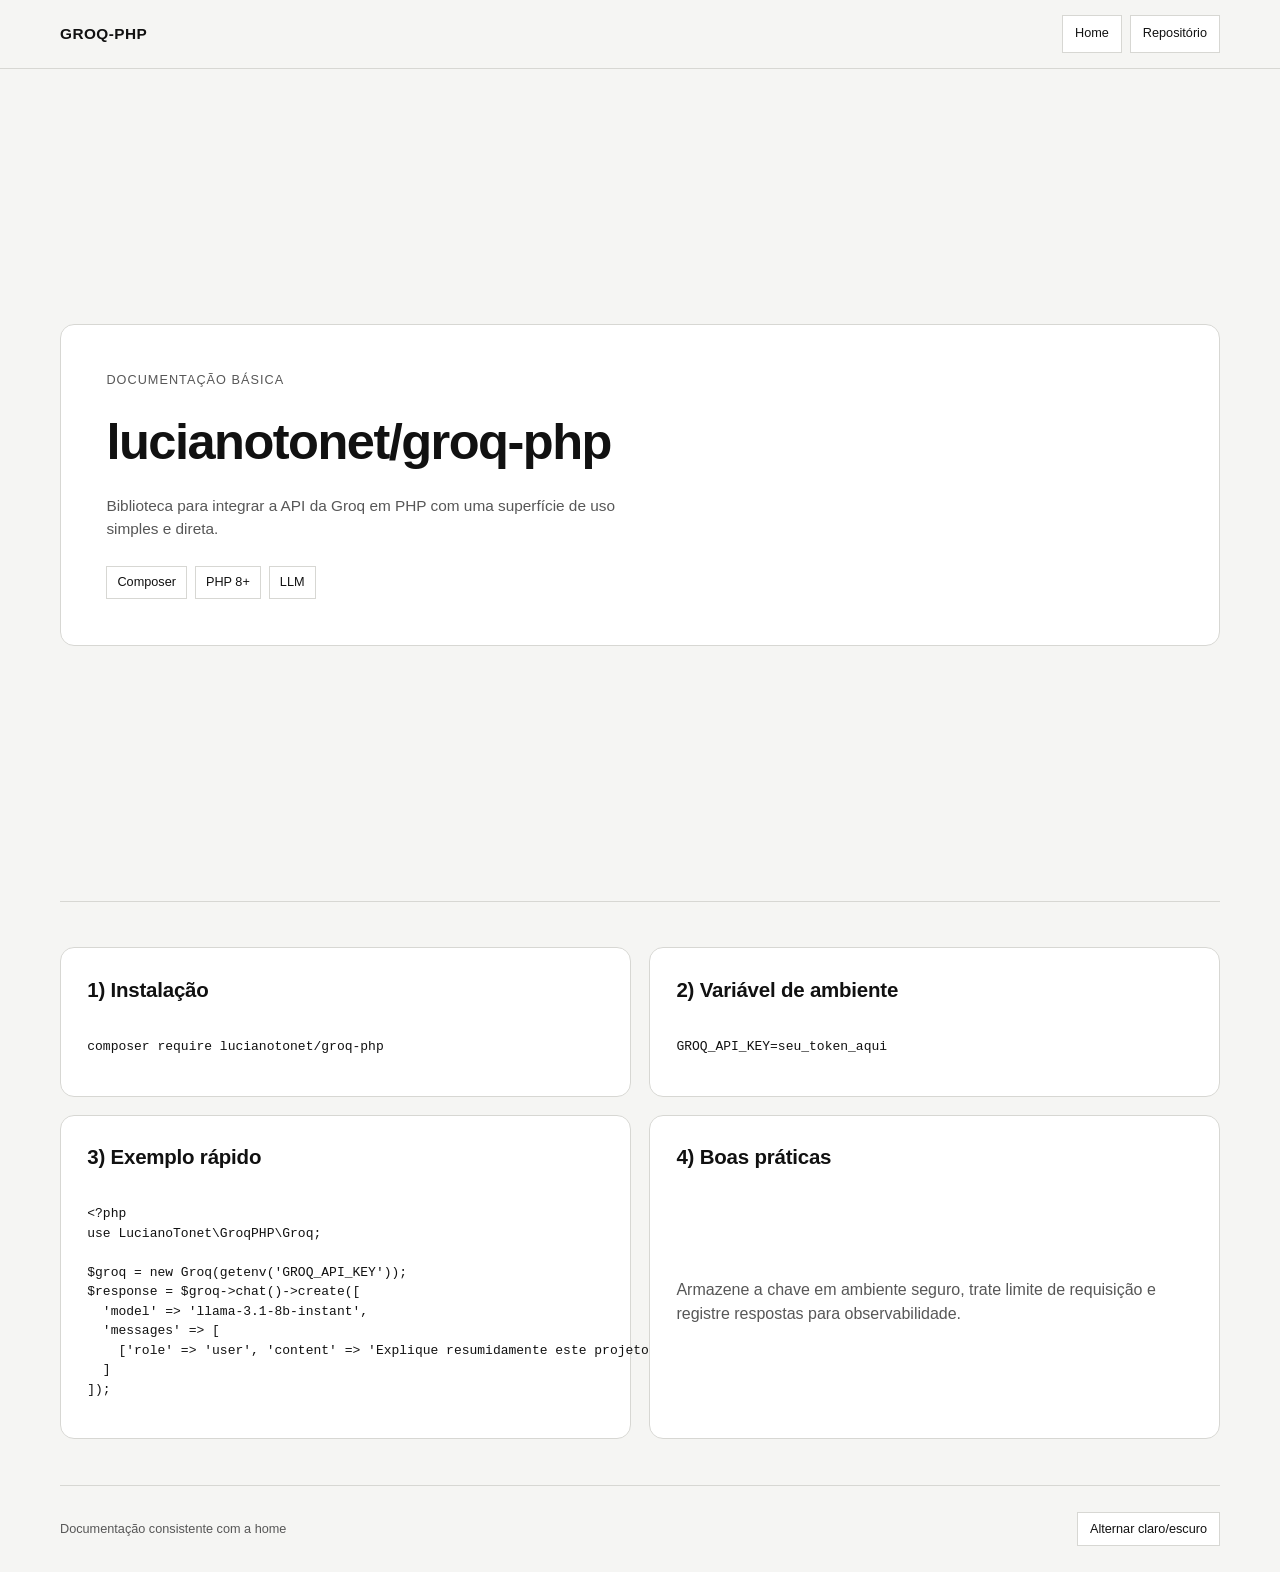
<file: projects/groq-php.html>
<!DOCTYPE html>
<html lang="pt-BR" data-theme="light">
  <head>
    <meta charset="UTF-8" />
    <meta name="viewport" content="width=device-width, initial-scale=1.0" />
    <title>groq-php • Documentação básica</title>
    <meta name="description" content="Documentação básica do projeto lucianotonet/groq-php." />
    <link rel="stylesheet" href="../assets/styles.css" />
  </head>
  <body>
    <header class="nav">
      <div class="site nav-inner">
        <strong class="brand">groq-php</strong>
        <nav class="nav-links" aria-label="Navegação da documentação">
          <a class="pill" href="../index.html">Home</a>
          <a class="pill" href="https://github.com/lucianotonet/groq-php" target="_blank" rel="noopener noreferrer">Repositório</a>
        </nav>
      </div>
    </header>

    <main class="site">
      <section class="hero">
        <article class="hero-card" data-animate="1">
          <span class="kicker">documentação básica</span>
          <h1>lucianotonet/groq-php</h1>
          <p class="lead">Biblioteca para integrar a API da Groq em PHP com uma superfície de uso simples e direta.</p>
          <div class="chips">
            <span class="chip">Composer</span>
            <span class="chip">PHP 8+</span>
            <span class="chip">LLM</span>
          </div>
        </article>
      </section>

      <section class="section">
        <div class="grid">
          <article class="card" data-animate="2">
            <h3>1) Instalação</h3>
            <pre><code>composer require lucianotonet/groq-php</code></pre>
          </article>

          <article class="card" data-animate="2">
            <h3>2) Variável de ambiente</h3>
            <pre><code>GROQ_API_KEY=seu_token_aqui</code></pre>
          </article>

          <article class="card" data-animate="3">
            <h3>3) Exemplo rápido</h3>
            <pre><code>&lt;?php
use LucianoTonet\GroqPHP\Groq;

$groq = new Groq(getenv('GROQ_API_KEY'));
$response = $groq-&gt;chat()-&gt;create([
  'model' =&gt; 'llama-3.1-8b-instant',
  'messages' =&gt; [
    ['role' =&gt; 'user', 'content' =&gt; 'Explique resumidamente este projeto.']
  ]
]);</code></pre>
          </article>

          <article class="card" data-animate="3">
            <h3>4) Boas práticas</h3>
            <p>Armazene a chave em ambiente seguro, trate limite de requisição e registre respostas para observabilidade.</p>
          </article>
        </div>
      </section>

      <footer class="footer">
        <span>Documentação consistente com a home</span>
        <button class="button toggle" type="button" data-theme-toggle>Alternar claro/escuro</button>
      </footer>
    </main>

    <script src="../assets/theme.js"></script>
  </body>
</html>
</file>
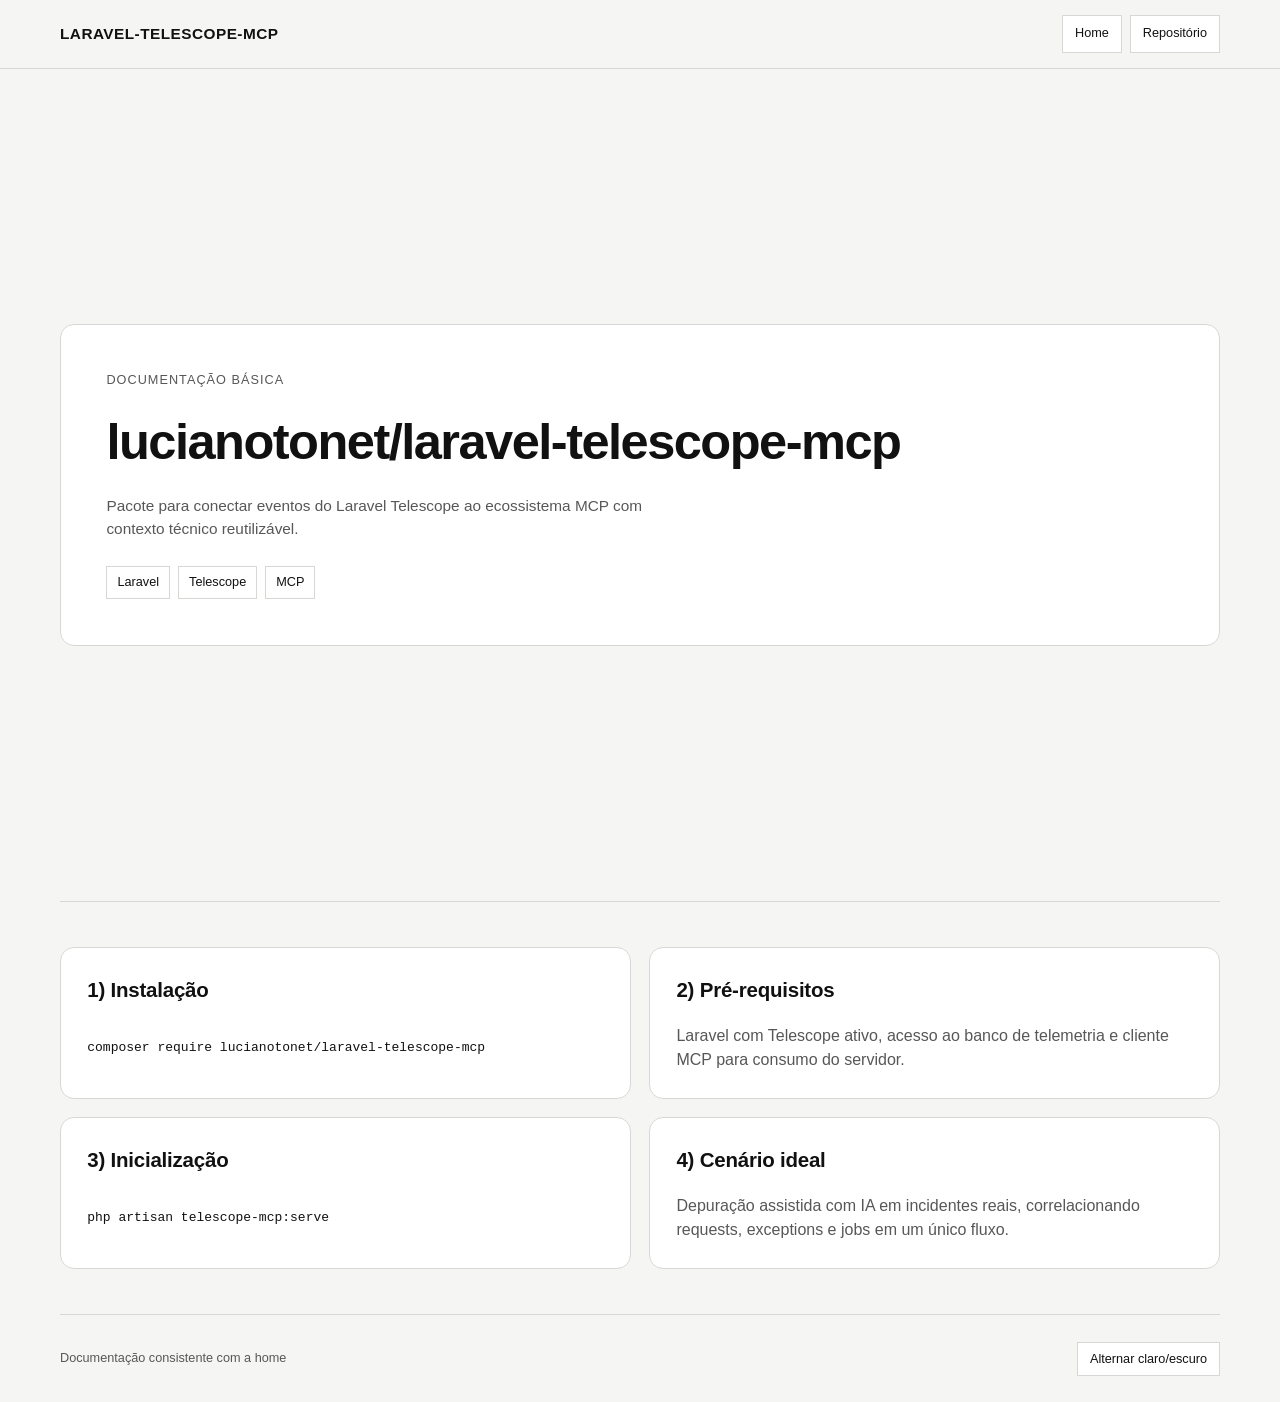
<file: projects/laravel-telescope-mcp.html>
<!DOCTYPE html>
<html lang="pt-BR" data-theme="light">
  <head>
    <meta charset="UTF-8" />
    <meta name="viewport" content="width=device-width, initial-scale=1.0" />
    <title>laravel-telescope-mcp • Documentação básica</title>
    <meta name="description" content="Documentação básica do projeto lucianotonet/laravel-telescope-mcp." />
    <link rel="stylesheet" href="../assets/styles.css" />
  </head>
  <body>
    <header class="nav">
      <div class="site nav-inner">
        <strong class="brand">laravel-telescope-mcp</strong>
        <nav class="nav-links" aria-label="Navegação da documentação">
          <a class="pill" href="../index.html">Home</a>
          <a class="pill" href="https://github.com/lucianotonet/laravel-telescope-mcp" target="_blank" rel="noopener noreferrer">Repositório</a>
        </nav>
      </div>
    </header>

    <main class="site">
      <section class="hero">
        <article class="hero-card" data-animate="1">
          <span class="kicker">documentação básica</span>
          <h1>lucianotonet/laravel-telescope-mcp</h1>
          <p class="lead">Pacote para conectar eventos do Laravel Telescope ao ecossistema MCP com contexto técnico reutilizável.</p>
          <div class="chips">
            <span class="chip">Laravel</span>
            <span class="chip">Telescope</span>
            <span class="chip">MCP</span>
          </div>
        </article>
      </section>

      <section class="section">
        <div class="grid">
          <article class="card" data-animate="2">
            <h3>1) Instalação</h3>
            <pre><code>composer require lucianotonet/laravel-telescope-mcp</code></pre>
          </article>

          <article class="card" data-animate="2">
            <h3>2) Pré-requisitos</h3>
            <p>Laravel com Telescope ativo, acesso ao banco de telemetria e cliente MCP para consumo do servidor.</p>
          </article>

          <article class="card" data-animate="3">
            <h3>3) Inicialização</h3>
            <pre><code>php artisan telescope-mcp:serve</code></pre>
          </article>

          <article class="card" data-animate="3">
            <h3>4) Cenário ideal</h3>
            <p>Depuração assistida com IA em incidentes reais, correlacionando requests, exceptions e jobs em um único fluxo.</p>
          </article>
        </div>
      </section>

      <footer class="footer">
        <span>Documentação consistente com a home</span>
        <button class="button toggle" type="button" data-theme-toggle>Alternar claro/escuro</button>
      </footer>
    </main>

    <script src="../assets/theme.js"></script>
  </body>
</html>
</file>
<file: assets/styles.css>
:root {
  --bg: #f5f5f3;
  --surface: #ffffff;
  --surface-2: #f0f0ee;
  --text: #111111;
  --muted: #575757;
  --line: #d7d7d3;
  --accent: #111111;

  --s-1: clamp(0.76rem, 0.73rem + 0.08vw, 0.82rem);
  --s0: clamp(0.9rem, 0.84rem + 0.15vw, 1rem);
  --s1: clamp(1.1rem, 1rem + 0.35vw, 1.33rem);
  --s2: clamp(1.45rem, 1.2rem + 0.8vw, 1.9rem);
  --s3: clamp(2rem, 1.4rem + 2.2vw, 3.4rem);

  --space-1: clamp(0.6rem, 0.5rem + 0.3vw, 0.85rem);
  --space-2: clamp(0.9rem, 0.75rem + 0.5vw, 1.25rem);
  --space-3: clamp(1.3rem, 1rem + 0.8vw, 1.8rem);
  --space-4: clamp(2rem, 1.4rem + 1.8vw, 3rem);

  --radius: 14px;
  --ease: 220ms cubic-bezier(0.2, 0.65, 0.2, 1);
}

html[data-theme="dark"] {
  --bg: #0c0c0c;
  --surface: #141414;
  --surface-2: #1b1b1b;
  --text: #f6f6f6;
  --muted: #b6b6b6;
  --line: #353535;
  --accent: #ffffff;
}

* { box-sizing: border-box; }
html, body { margin: 0; }
body {
  font-family: "Inter", "Avenir Next", "Segoe UI", sans-serif;
  background: var(--bg);
  color: var(--text);
  line-height: 1.5;
  transition: background var(--ease), color var(--ease);
}

a { color: inherit; }

.site {
  width: min(1160px, 94vw);
  margin-inline: auto;
}

.nav {
  position: sticky;
  top: 0;
  z-index: 20;
  backdrop-filter: blur(8px);
  background: color-mix(in oklab, var(--bg) 88%, transparent);
  border-bottom: 1px solid var(--line);
}

.nav-inner {
  min-height: 68px;
  display: flex;
  align-items: center;
  justify-content: space-between;
  gap: var(--space-2);
}

.brand {
  font-size: var(--s0);
  font-weight: 700;
  letter-spacing: 0.03em;
  text-transform: uppercase;
}

.nav-links {
  display: flex;
  flex-wrap: wrap;
  gap: 8px;
}

.pill, .button, .chip {
  border: 1px solid var(--line);
  background: var(--surface);
  transition: transform var(--ease), background var(--ease), border-color var(--ease);
}

.pill {
  text-decoration: none;
  padding: 8px 12px;
  font-size: var(--s-1);
}

.hero {
  min-height: calc(100svh - 68px);
  display: grid;
  align-content: center;
  padding-block: var(--space-4);
  gap: var(--space-3);
}

.hero-card {
  background: var(--surface);
  border: 1px solid var(--line);
  border-radius: var(--radius);
  padding: var(--space-4);
  display: grid;
  gap: var(--space-3);
}

.profile {
  display: grid;
  grid-template-columns: auto 1fr;
  gap: var(--space-3);
  align-items: center;
}

.avatar {
  width: clamp(88px, 10vw, 124px);
  height: clamp(88px, 10vw, 124px);
  border-radius: 50%;
  object-fit: cover;
  border: 1px solid var(--line);
}

.kicker { font-size: var(--s-1); text-transform: uppercase; letter-spacing: 0.08em; color: var(--muted); }

h1 {
  font-size: var(--s3);
  line-height: 1.02;
  margin: 0;
  letter-spacing: -0.03em;
}

.lead { margin: 0; color: var(--muted); max-width: 66ch; font-size: var(--s0); }

.chips { display: flex; flex-wrap: wrap; gap: 8px; }
.chip { padding: 6px 10px; font-size: var(--s-1); }

.section {
  padding-block: var(--space-4);
  border-top: 1px solid var(--line);
}

.section-head {
  display: flex;
  justify-content: space-between;
  align-items: end;
  gap: var(--space-2);
  margin-bottom: var(--space-3);
}

h2 { margin: 0; font-size: var(--s2); letter-spacing: -0.02em; }

.grid {
  display: grid;
  grid-template-columns: repeat(12, 1fr);
  gap: var(--space-2);
}

.card {
  grid-column: span 6;
  background: var(--surface);
  border: 1px solid var(--line);
  border-radius: var(--radius);
  padding: var(--space-3);
  display: grid;
  gap: var(--space-2);
}

.card h3 { margin: 0; font-size: var(--s1); letter-spacing: -0.01em; }
.card p { margin: 0; color: var(--muted); }

.iconline { display: inline-flex; align-items: center; gap: 8px; }
.icon { width: 18px; height: 18px; stroke: currentColor; fill: none; stroke-width: 1.7; }

.button {
  text-decoration: none;
  width: fit-content;
  padding: 9px 12px;
  font-size: var(--s-1);
}

.footer {
  border-top: 1px solid var(--line);
  padding-block: var(--space-3);
  display: flex;
  justify-content: space-between;
  align-items: center;
  gap: var(--space-2);
  font-size: var(--s-1);
  color: var(--muted);
}

.toggle {
  cursor: pointer;
  color: var(--text);
}

[data-animate] {
  opacity: 0;
  transform: translateY(10px);
  animation: rise 500ms var(--ease) forwards;
}
[data-animate="2"] { animation-delay: 80ms; }
[data-animate="3"] { animation-delay: 160ms; }

.pill:hover, .button:hover, .toggle:hover, .card:hover {
  transform: translateY(-2px);
  border-color: color-mix(in oklab, var(--text) 30%, var(--line));
}

@keyframes rise {
  to { opacity: 1; transform: translateY(0); }
}

@media (max-width: 860px) {
  .profile { grid-template-columns: 1fr; }
  .card { grid-column: span 12; }
  .section-head { align-items: start; flex-direction: column; }
}
</file>
